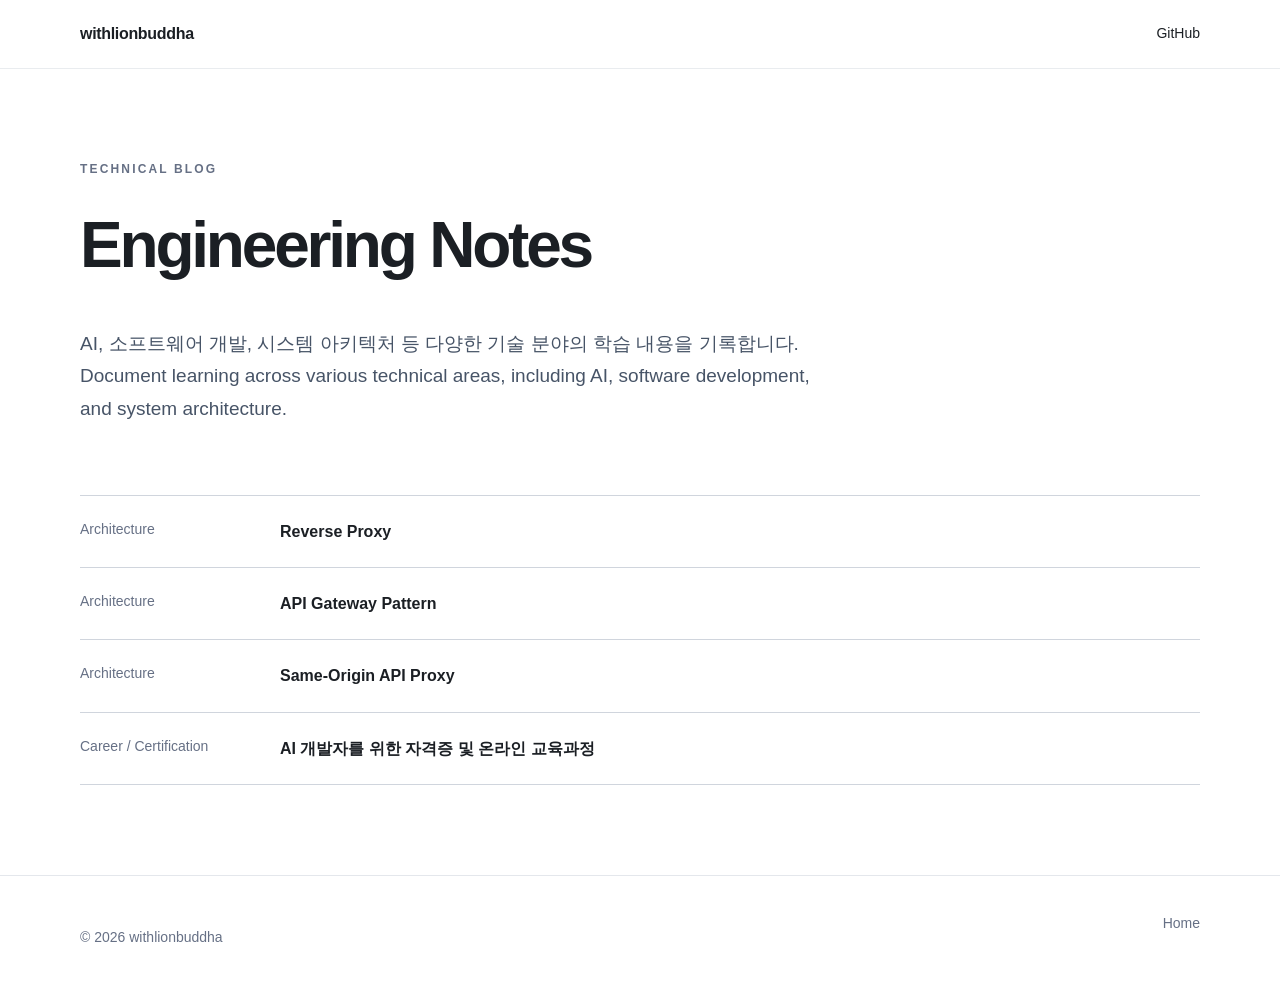
<file: blog/index.html>
<!DOCTYPE html>
<html lang="ko">
<head>
  <meta charset="UTF-8" />
  <meta name="viewport" content="width=device-width, initial-scale=1.0" />
  <title>Technical Blog | withlionbuddha</title>
  <link rel="stylesheet" href="../assets/css/style.css" />
</head>
<body>
  <header class="site-header">
    <div class="container header-inner">
      <a class="logo" href="../index.html">withlionbuddha</a>
      <nav class="nav">
        <a href="https://github.com/withlionbuddha" target="_blank" rel="noopener">GitHub</a>
      </nav>
    </div>
  </header>

  <main>
    <section class="page-hero">
      <div class="container">
        <p class="eyebrow">TECHNICAL BLOG</p>
        <h1>Engineering Notes</h1>
        <p class="hero-copy">AI, 소프트웨어 개발, 시스템 아키텍처 등 다양한 기술 분야의 학습 내용을 기록합니다. <br>
Document learning across various technical areas, including AI, software development, and system architecture.</p>
      </div>
    </section>

    <section class="page-content">
      <div class="container">
        <div class="post-list">
          <a class="post-item" href="reverse-proxy.html">
            <span>Architecture</span>
            <strong>Reverse Proxy</strong>
          </a>
          <a class="post-item" href="api-gateway-pattern.html">
            <span>Architecture</span>
            <strong>API Gateway Pattern</strong>
          </a>
          <a class="post-item" href="same-origin-api-proxy.html">
            <span>Architecture</span>
            <strong>Same-Origin API Proxy</strong>
          </a>
          <a class="post-item" href="ai-certifications.html">
            <span>Career / Certification</span>
            <strong>AI 개발자를 위한 자격증 및 온라인 교육과정</strong>
          </a>
        </div>
      </div>
    </section>
  </main>

  <footer class="footer">
    <div class="container footer-inner">
      <p>© 2026 withlionbuddha</p>
      <div><a href="../index.html">Home</a></div>
    </div>
  </footer>
</body>
</html>
</file>
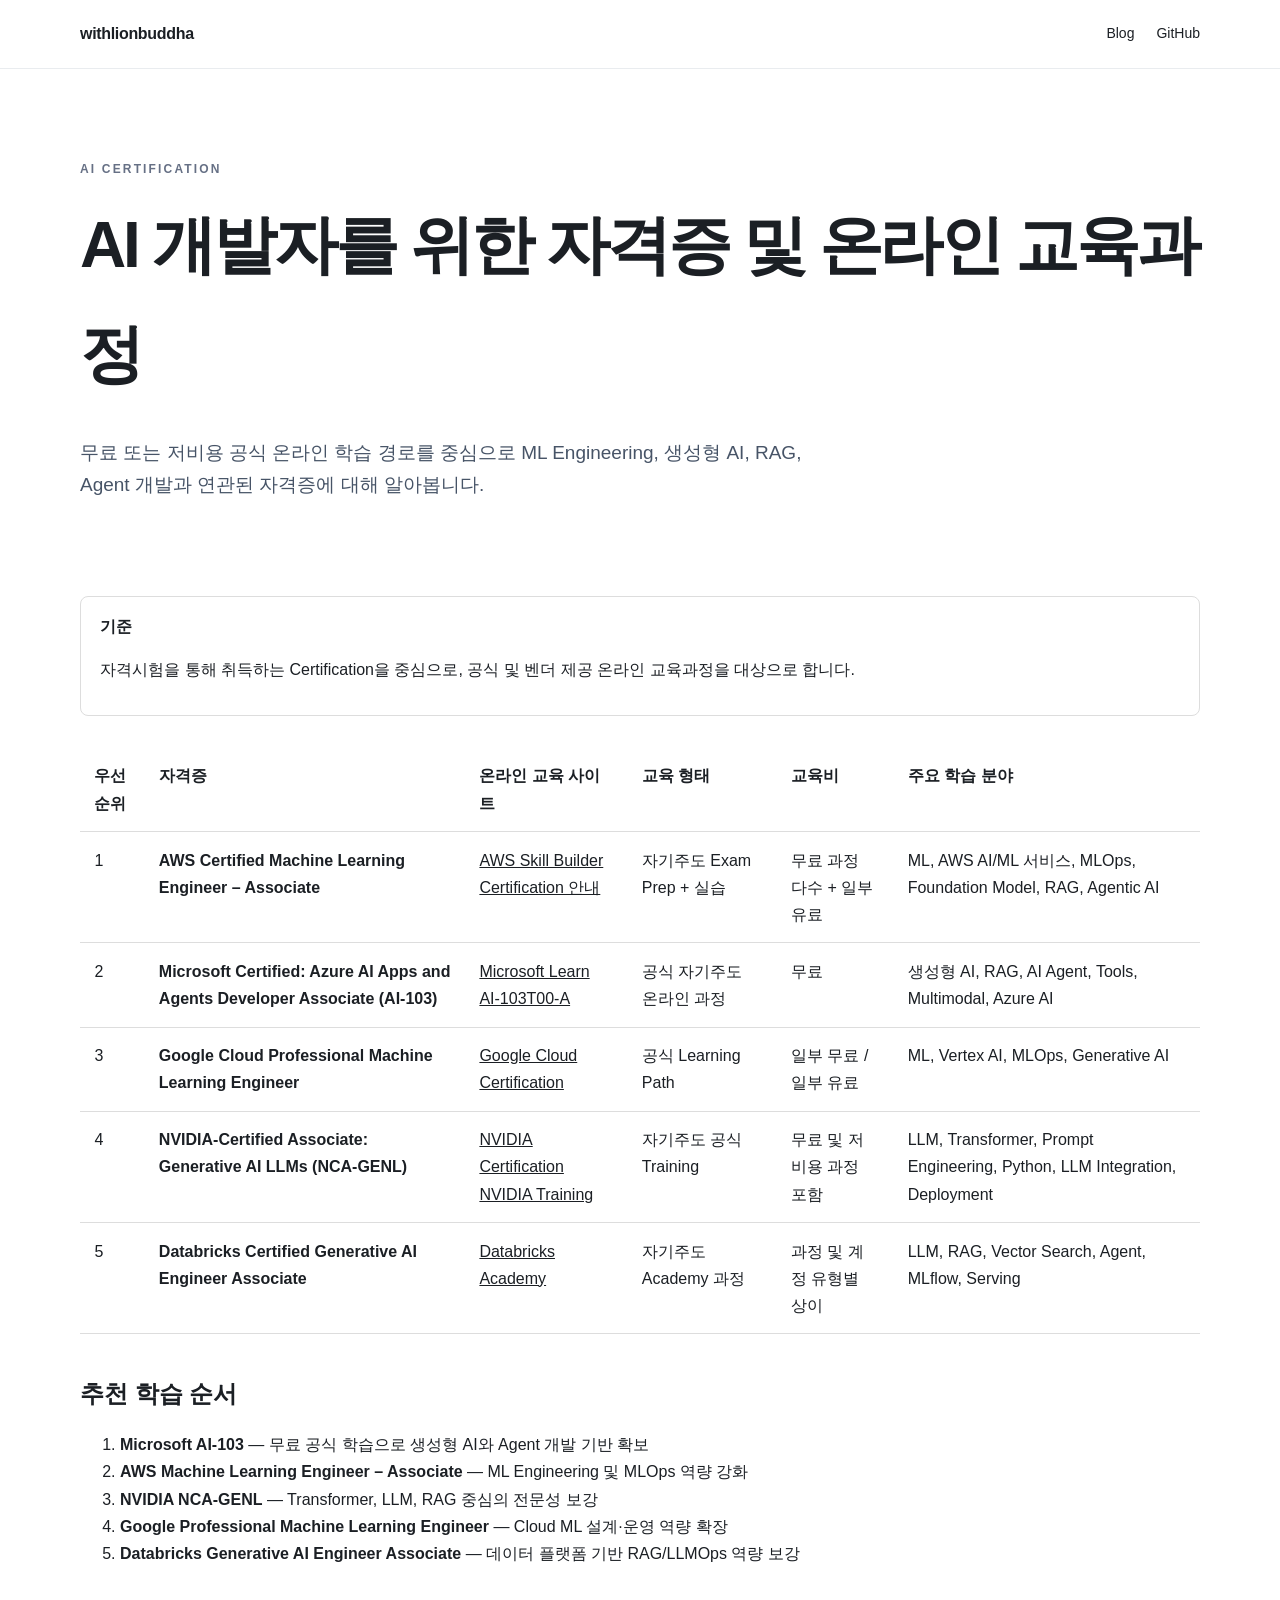
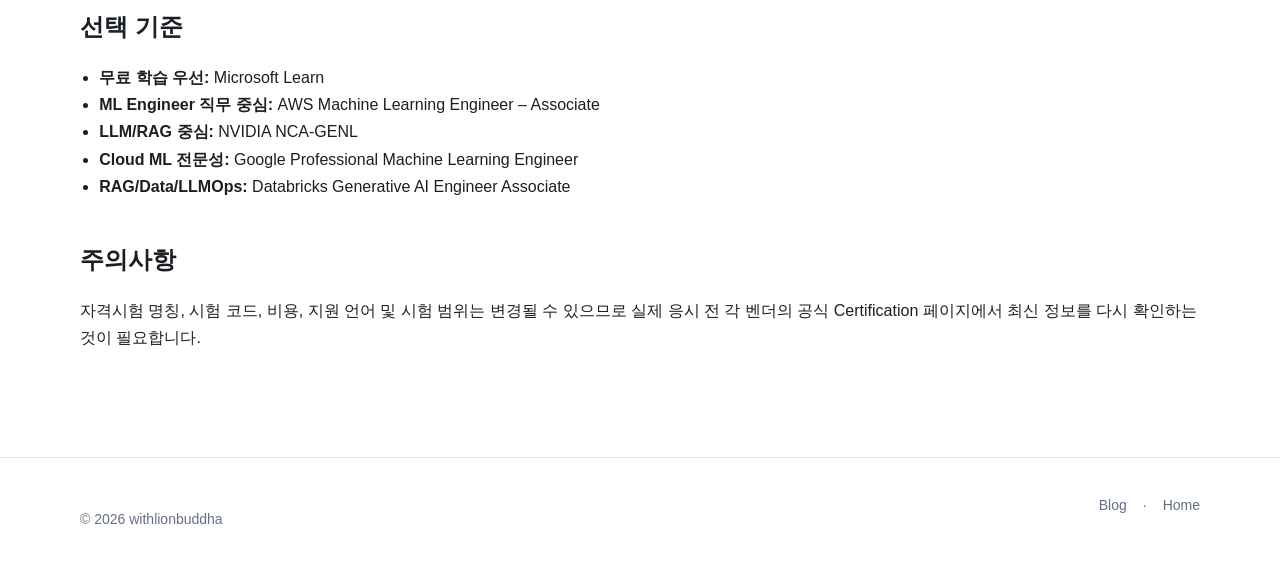
<file: blog/ai-dev-certifications.html>
<!DOCTYPE html>
<html lang="ko">
<head>
  <meta charset="UTF-8" />
  <meta name="viewport" content="width=device-width, initial-scale=1.0" />
  <title>AI Certification Guide | withlionbuddha</title>
  <link rel="stylesheet" href="../assets/css/style.css" />
  <style>
    .cert-table-wrap { overflow-x: auto; margin: 2rem 0; }
    .cert-table { width: 100%; border-collapse: collapse; min-width: 960px; }
    .cert-table th, .cert-table td { border-bottom: 1px solid #ddd; padding: 0.9rem; text-align: left; vertical-align: top; }
    .cert-table th { font-weight: 700; }
    .cert-table a { text-decoration: underline; }
    .note-box { padding: 1rem 1.2rem; border: 1px solid #ddd; border-radius: 8px; margin: 1.5rem 0; }
    .cert-section { margin-top: 2.5rem; }
    .cert-section h2 { margin-bottom: 0.75rem; }
    .cert-section ul { padding-left: 1.2rem; }
  </style>
</head>
<body>
  <header class="site-header">
    <div class="container header-inner">
      <a class="logo" href="../index.html">withlionbuddha</a>
      <nav class="nav">
        <a href="index.html">Blog</a>
        <a href="https://github.com/withlionbuddha" target="_blank" rel="noopener">GitHub</a>
      </nav>
    </div>
  </header>

  <main>
    <section class="page-hero">
      <div class="container">
        <p class="eyebrow">AI CERTIFICATION</p>
        <h1>AI 개발자를 위한 자격증 및 온라인 교육과정</h1>
        <p class="hero-copy">무료 또는 저비용 공식 온라인 학습 경로를 중심으로 ML Engineering, 생성형 AI, RAG, Agent 개발과 연관된 자격증에 대해 알아봅니다.</p>
      </div>
    </section>

    <section class="page-content">
      <div class="container">
        <div class="note-box">
          <strong>기준</strong>
          <p>자격시험을 통해 취득하는 Certification을 중심으로, 공식 및 벤더 제공 온라인 교육과정을 대상으로 합니다.</p>
        </div>

        <div class="cert-table-wrap">
          <table class="cert-table">
            <thead>
              <tr>
                <th>우선순위</th>
                <th>자격증</th>
                <th>온라인 교육 사이트</th>
                <th>교육 형태</th>
                <th>교육비</th>
                <th>주요 학습 분야</th>
              </tr>
            </thead>
            <tbody>
              <tr>
                <td>1</td>
                <td><strong>AWS Certified Machine Learning Engineer – Associate</strong></td>
                <td><a href="https://skillbuilder.aws/" target="_blank" rel="noopener">AWS Skill Builder</a><br><a href="https://aws.amazon.com/certification/certified-machine-learning-engineer-associate/" target="_blank" rel="noopener">Certification 안내</a></td>
                <td>자기주도 Exam Prep + 실습</td>
                <td>무료 과정 다수 + 일부 유료</td>
                <td>ML, AWS AI/ML 서비스, MLOps, Foundation Model, RAG, Agentic AI</td>
              </tr>
              <tr>
                <td>2</td>
                <td><strong>Microsoft Certified: Azure AI Apps and Agents Developer Associate (AI-103)</strong></td>
                <td><a href="https://learn.microsoft.com/ko-kr/training/courses/ai-103t00" target="_blank" rel="noopener">Microsoft Learn AI-103T00-A</a></td>
                <td>공식 자기주도 온라인 과정</td>
                <td>무료</td>
                <td>생성형 AI, RAG, AI Agent, Tools, Multimodal, Azure AI</td>
              </tr>
              <tr>
                <td>3</td>
                <td><strong>Google Cloud Professional Machine Learning Engineer</strong></td>
                <td><a href="https://cloud.google.com/learn/certification/machine-learning-engineer" target="_blank" rel="noopener">Google Cloud Certification</a></td>
                <td>공식 Learning Path</td>
                <td>일부 무료 / 일부 유료</td>
                <td>ML, Vertex AI, MLOps, Generative AI</td>
              </tr>
              <tr>
                <td>4</td>
                <td><strong>NVIDIA-Certified Associate: Generative AI LLMs (NCA-GENL)</strong></td>
                <td><a href="https://www.nvidia.com/en-us/learn/certification/generative-ai-llm-associate/" target="_blank" rel="noopener">NVIDIA Certification</a><br><a href="https://www.nvidia.com/en-us/training/" target="_blank" rel="noopener">NVIDIA Training</a></td>
                <td>자기주도 공식 Training</td>
                <td>무료 및 저비용 과정 포함</td>
                <td>LLM, Transformer, Prompt Engineering, Python, LLM Integration, Deployment</td>
              </tr>
              <tr>
                <td>5</td>
                <td><strong>Databricks Certified Generative AI Engineer Associate</strong></td>
                <td><a href="https://customer-academy.databricks.com/" target="_blank" rel="noopener">Databricks Academy</a></td>
                <td>자기주도 Academy 과정</td>
                <td>과정 및 계정 유형별 상이</td>
                <td>LLM, RAG, Vector Search, Agent, MLflow, Serving</td>
              </tr>
            </tbody>
          </table>
        </div>

        <section class="cert-section">
          <h2>추천 학습 순서</h2>
          <ol>
            <li><strong>Microsoft AI-103</strong> — 무료 공식 학습으로 생성형 AI와 Agent 개발 기반 확보</li>
            <li><strong>AWS Machine Learning Engineer – Associate</strong> — ML Engineering 및 MLOps 역량 강화</li>
            <li><strong>NVIDIA NCA-GENL</strong> — Transformer, LLM, RAG 중심의 전문성 보강</li>
            <li><strong>Google Professional Machine Learning Engineer</strong> — Cloud ML 설계·운영 역량 확장</li>
            <li><strong>Databricks Generative AI Engineer Associate</strong> — 데이터 플랫폼 기반 RAG/LLMOps 역량 보강</li>
          </ol>
        </section>

        <section class="cert-section">
          <h2>선택 기준</h2>
          <ul>
            <li><strong>무료 학습 우선:</strong> Microsoft Learn</li>
            <li><strong>ML Engineer 직무 중심:</strong> AWS Machine Learning Engineer – Associate</li>
            <li><strong>LLM/RAG 중심:</strong> NVIDIA NCA-GENL</li>
            <li><strong>Cloud ML 전문성:</strong> Google Professional Machine Learning Engineer</li>
            <li><strong>RAG/Data/LLMOps:</strong> Databricks Generative AI Engineer Associate</li>
          </ul>
        </section>

        <section class="cert-section">
          <h2>주의사항</h2>
          <p>자격시험 명칭, 시험 코드, 비용, 지원 언어 및 시험 범위는 변경될 수 있으므로 실제 응시 전 각 벤더의 공식 Certification 페이지에서 최신 정보를 다시 확인하는 것이 필요합니다.</p>
        </section>
      </div>
    </section>
  </main>

  <footer class="footer">
    <div class="container footer-inner">
      <p>© 2026 withlionbuddha</p>
      <div><a href="index.html">Blog</a> · <a href="../index.html">Home</a></div>
    </div>
  </footer>
</body>
</html>
</file>
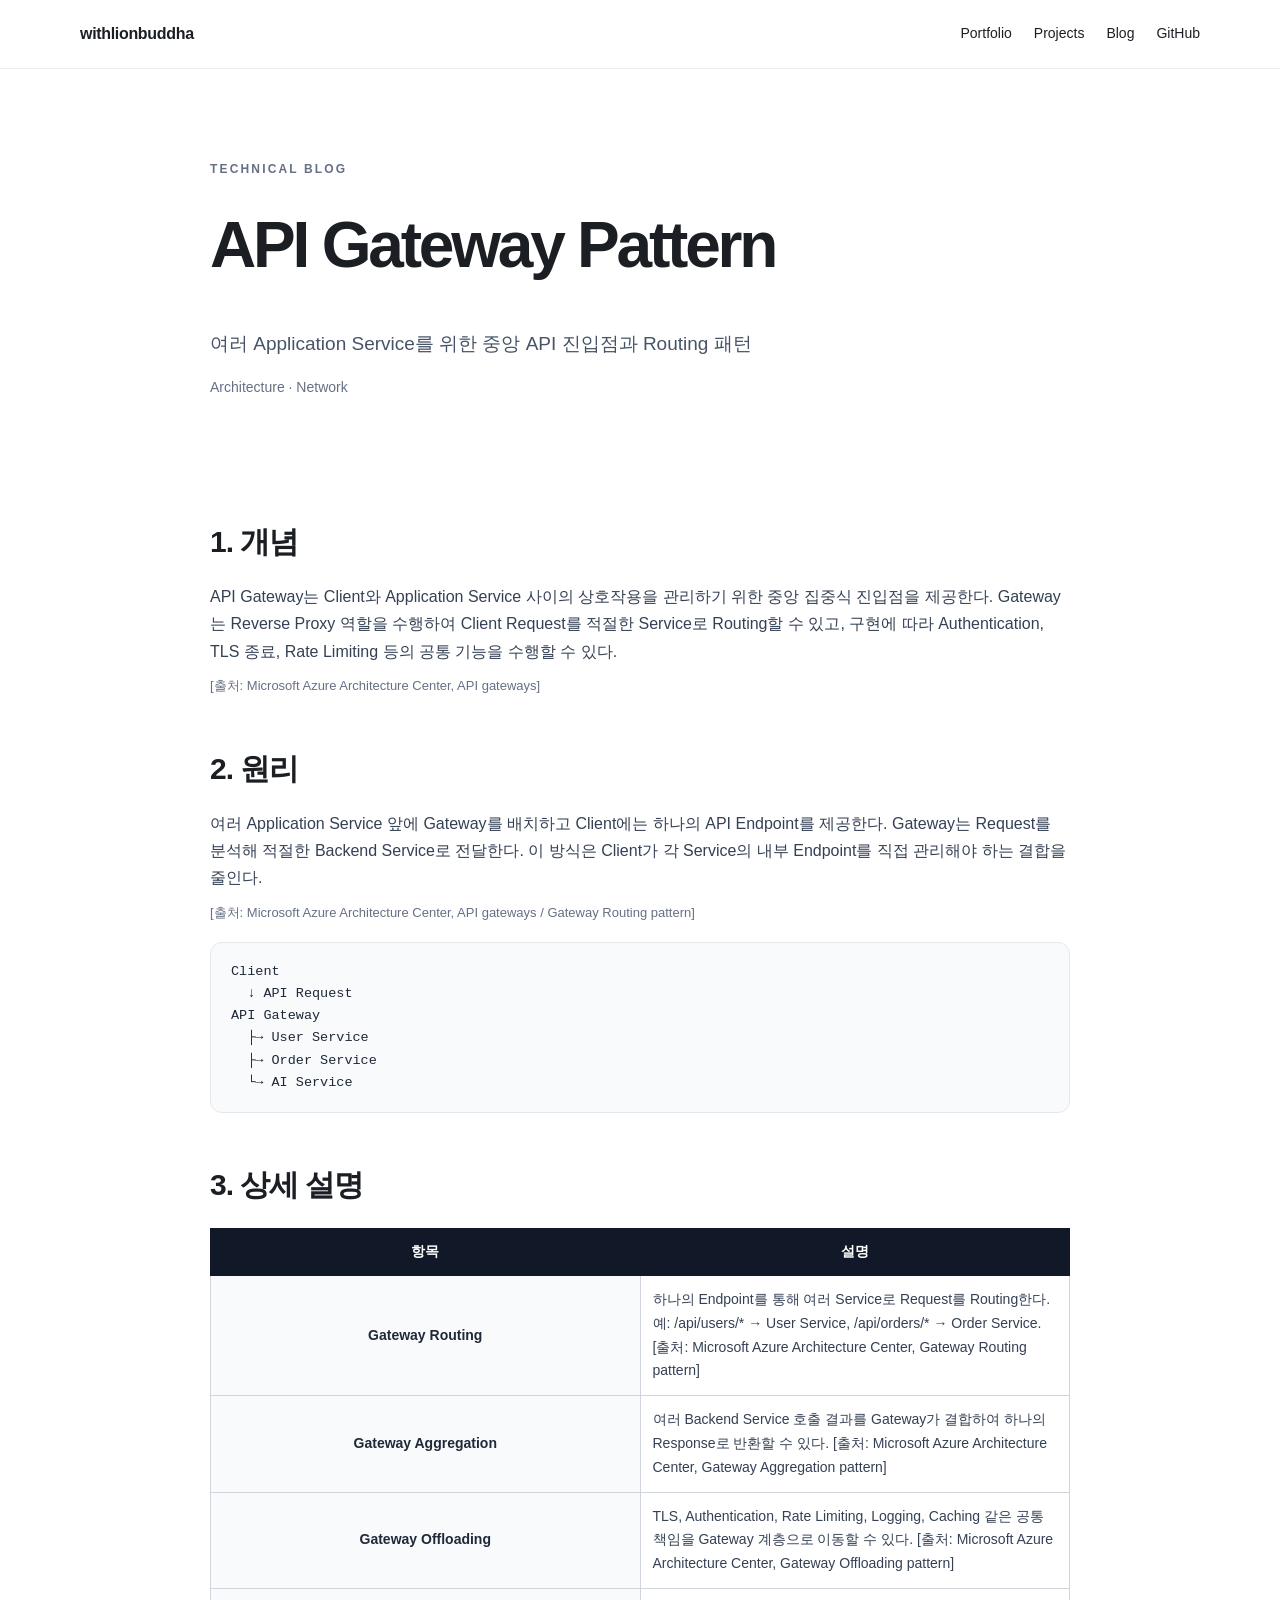
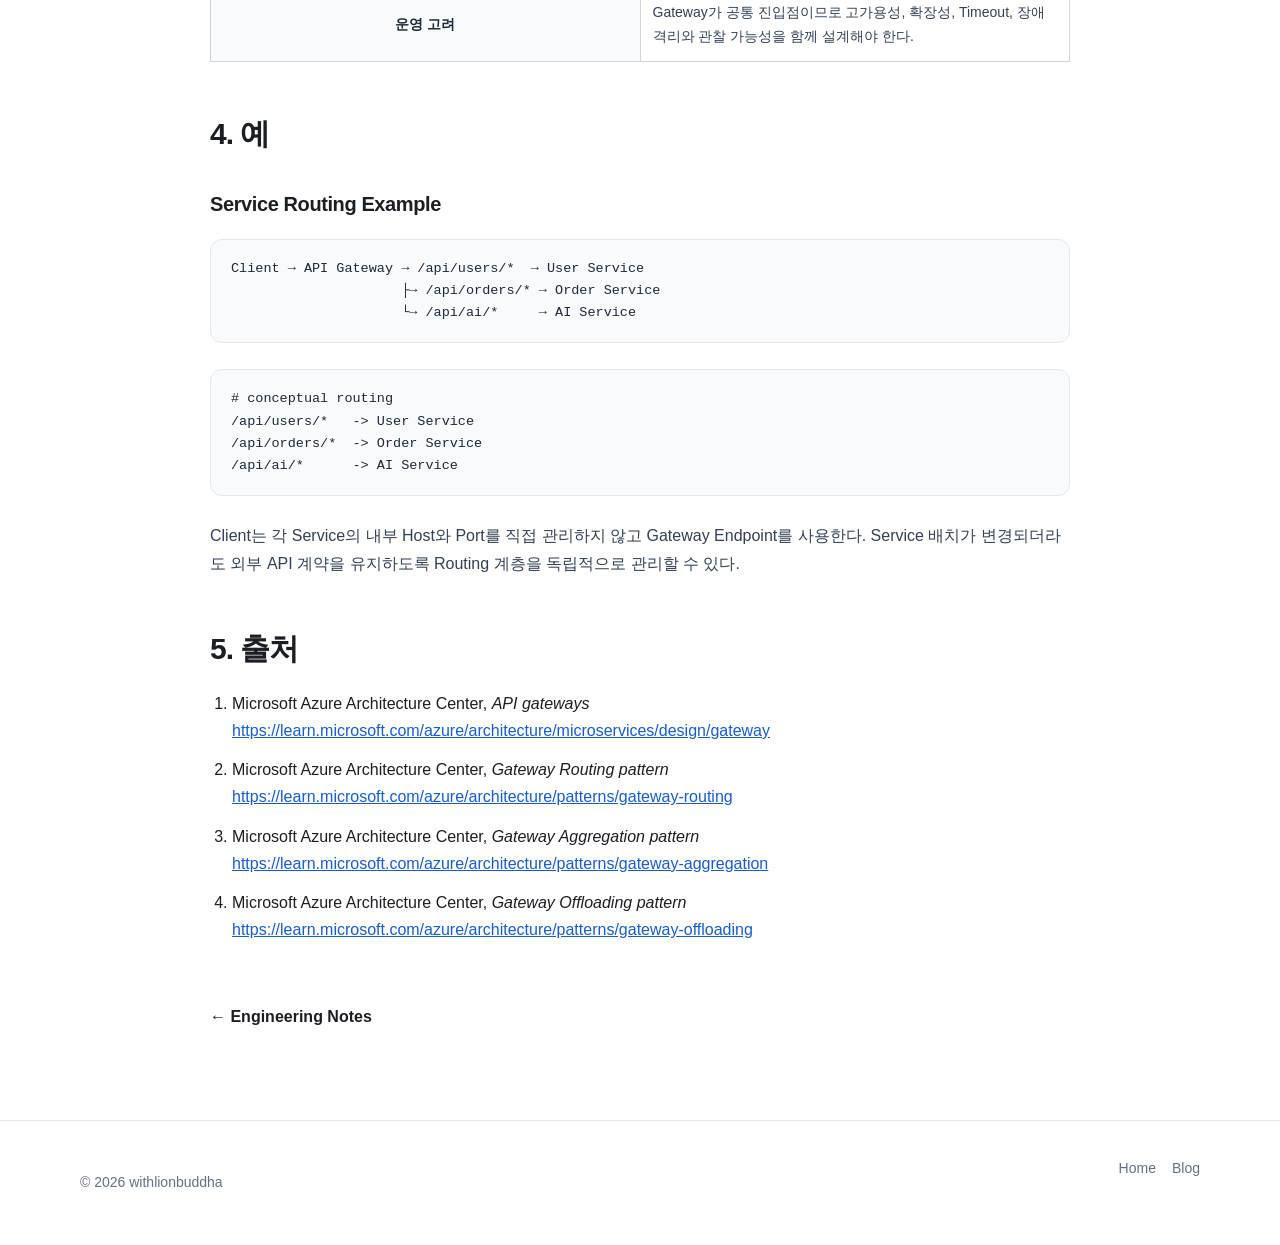
<file: blog/api-gateway-pattern.html>
<!DOCTYPE html>
<html lang="ko">
<head>
  <meta charset="UTF-8" />
  <meta name="viewport" content="width=device-width, initial-scale=1.0" />
  <title>API Gateway Pattern | Technical Blog | withlionbuddha</title>
  <link rel="stylesheet" href="../assets/css/style.css" />
  <style>
    .article-wrap { max-width: 860px; }
    .article-meta { margin: 16px 0 0; color:#667085; font-size:14px; }
    .article-section { margin-top: 46px; }
    .article-section h2 { margin:0 0 16px; font-size:30px; letter-spacing:-0.035em; }
    .article-section h3 { margin:28px 0 10px; font-size:20px; letter-spacing:-0.02em; }
    .article-section p { margin:0 0 16px; color:#344054; }
    .source-note { margin-top:-6px !important; color:#667085 !important; font-size:13px; }
    .flow, pre {
      margin:18px 0 26px;
      padding:18px 20px;
      overflow:auto;
      border:1px solid #e4e7ec;
      border-radius:12px;
      background:#f8fafc;
      white-space:pre;
      font: 13.5px/1.65 ui-monospace, SFMono-Regular, Consolas, monospace;
      color:#1f2937;
    }
    .article-table {
      width:100%;
      margin:18px 0 30px;
      border-collapse:collapse;
      table-layout:fixed;
      font-size:14px;
    }
    .article-table th {
      padding:11px 12px;
      text-align:center;
      background:#111827;
      color:#fff;
      border:1px solid #111827;
    }
    .article-table td {
      padding:12px;
      vertical-align:middle;
      border:1px solid #d0d5dd;
      color:#344054;
    }
    .article-table td:first-child {
      width:24%;
      text-align:center;
      font-weight:800;
      color:#1f2937;
      background:#f8fafc;
    }
    .references { padding-left:22px; }
    .references li { margin:12px 0; }
    .references a { color:#175cd3; text-decoration:underline; overflow-wrap:anywhere; }
    .back-link { display:inline-block; margin-top:44px; font-weight:800; }
    @media (max-width:820px) {
      .article-section h2 { font-size:26px; }
      .article-table { font-size:13px; }
      .article-table th,.article-table td { padding:9px 8px; }
      .article-table td:first-child { width:30%; }
    }
  </style>
</head>
<body>
  <header class="site-header">
    <div class="container header-inner">
      <a class="logo" href="../index.html">withlionbuddha</a>
      <nav class="nav">
        <a href="../index.html">Portfolio</a>
        <a href="../index.html#projects">Projects</a>
        <a href="../blog/index.html">Blog</a>
        <a href="https://github.com/withlionbuddha" target="_blank" rel="noopener">GitHub</a>
      </nav>
    </div>
  </header>
  <main>
    <section class="page-hero">
      <div class="container article-wrap">
        <p class="eyebrow">TECHNICAL BLOG</p>
        <h1>API Gateway Pattern</h1>
        <p class="hero-copy">여러 Application Service를 위한 중앙 API 진입점과 Routing 패턴</p>
        <p class="article-meta">Architecture · Network</p>
      </div>
    </section>
    <section class="page-content">
      <article class="container article-wrap">

<section class="article-section">
  <h2>1. 개념</h2>
  <p>API Gateway는 Client와 Application Service 사이의 상호작용을 관리하기 위한 중앙 집중식 진입점을 제공한다. Gateway는 Reverse Proxy 역할을 수행하여 Client Request를 적절한 Service로 Routing할 수 있고, 구현에 따라 Authentication, TLS 종료, Rate Limiting 등의 공통 기능을 수행할 수 있다.</p>
  <p class="source-note">[출처: Microsoft Azure Architecture Center, API gateways]</p>
</section>

<section class="article-section">
  <h2>2. 원리</h2>
  <p>여러 Application Service 앞에 Gateway를 배치하고 Client에는 하나의 API Endpoint를 제공한다. Gateway는 Request를 분석해 적절한 Backend Service로 전달한다. 이 방식은 Client가 각 Service의 내부 Endpoint를 직접 관리해야 하는 결합을 줄인다.</p>
  <p class="source-note">[출처: Microsoft Azure Architecture Center, API gateways / Gateway Routing pattern]</p>
  <div class="flow">Client
  ↓ API Request
API Gateway
  ├→ User Service
  ├→ Order Service
  └→ AI Service</div>
</section>

<section class="article-section">
  <h2>3. 상세 설명</h2>
  <table class="article-table">
    <thead><tr><th>항목</th><th>설명</th></tr></thead>
    <tbody>
      <tr><td>Gateway Routing</td><td>하나의 Endpoint를 통해 여러 Service로 Request를 Routing한다. 예: /api/users/* → User Service, /api/orders/* → Order Service. [출처: Microsoft Azure Architecture Center, Gateway Routing pattern]</td></tr>
      <tr><td>Gateway Aggregation</td><td>여러 Backend Service 호출 결과를 Gateway가 결합하여 하나의 Response로 반환할 수 있다. [출처: Microsoft Azure Architecture Center, Gateway Aggregation pattern]</td></tr>
      <tr><td>Gateway Offloading</td><td>TLS, Authentication, Rate Limiting, Logging, Caching 같은 공통 책임을 Gateway 계층으로 이동할 수 있다. [출처: Microsoft Azure Architecture Center, Gateway Offloading pattern]</td></tr>
      <tr><td>운영 고려</td><td>Gateway가 공통 진입점이므로 고가용성, 확장성, Timeout, 장애 격리와 관찰 가능성을 함께 설계해야 한다.</td></tr>
    </tbody>
  </table>
</section>

<section class="article-section">
  <h2>4. 예</h2>
  <h3>Service Routing Example</h3>
  <div class="flow">Client → API Gateway → /api/users/*  → User Service
                     ├→ /api/orders/* → Order Service
                     └→ /api/ai/*     → AI Service</div>
  <pre><code># conceptual routing
/api/users/*   -> User Service
/api/orders/*  -> Order Service
/api/ai/*      -> AI Service</code></pre>
  <p>Client는 각 Service의 내부 Host와 Port를 직접 관리하지 않고 Gateway Endpoint를 사용한다. Service 배치가 변경되더라도 외부 API 계약을 유지하도록 Routing 계층을 독립적으로 관리할 수 있다.</p>
</section>

<section class="article-section">
  <h2>5. 출처</h2>
  <ol class="references">
    <li>Microsoft Azure Architecture Center, <em>API gateways</em><br><a href="https://learn.microsoft.com/azure/architecture/microservices/design/gateway" target="_blank" rel="noopener">https://learn.microsoft.com/azure/architecture/microservices/design/gateway</a></li>
    <li>Microsoft Azure Architecture Center, <em>Gateway Routing pattern</em><br><a href="https://learn.microsoft.com/azure/architecture/patterns/gateway-routing" target="_blank" rel="noopener">https://learn.microsoft.com/azure/architecture/patterns/gateway-routing</a></li>
    <li>Microsoft Azure Architecture Center, <em>Gateway Aggregation pattern</em><br><a href="https://learn.microsoft.com/azure/architecture/patterns/gateway-aggregation" target="_blank" rel="noopener">https://learn.microsoft.com/azure/architecture/patterns/gateway-aggregation</a></li>
    <li>Microsoft Azure Architecture Center, <em>Gateway Offloading pattern</em><br><a href="https://learn.microsoft.com/azure/architecture/patterns/gateway-offloading" target="_blank" rel="noopener">https://learn.microsoft.com/azure/architecture/patterns/gateway-offloading</a></li>
  </ol>
</section>

        <a class="back-link" href="../blog/index.html">← Engineering Notes</a>
      </article>
    </section>
  </main>
  <footer class="footer">
    <div class="container footer-inner">
      <p>© 2026 withlionbuddha</p>
      <div><a href="../index.html">Home</a><a href="../blog/index.html">Blog</a></div>
    </div>
  </footer>
</body>
</html>
</file>
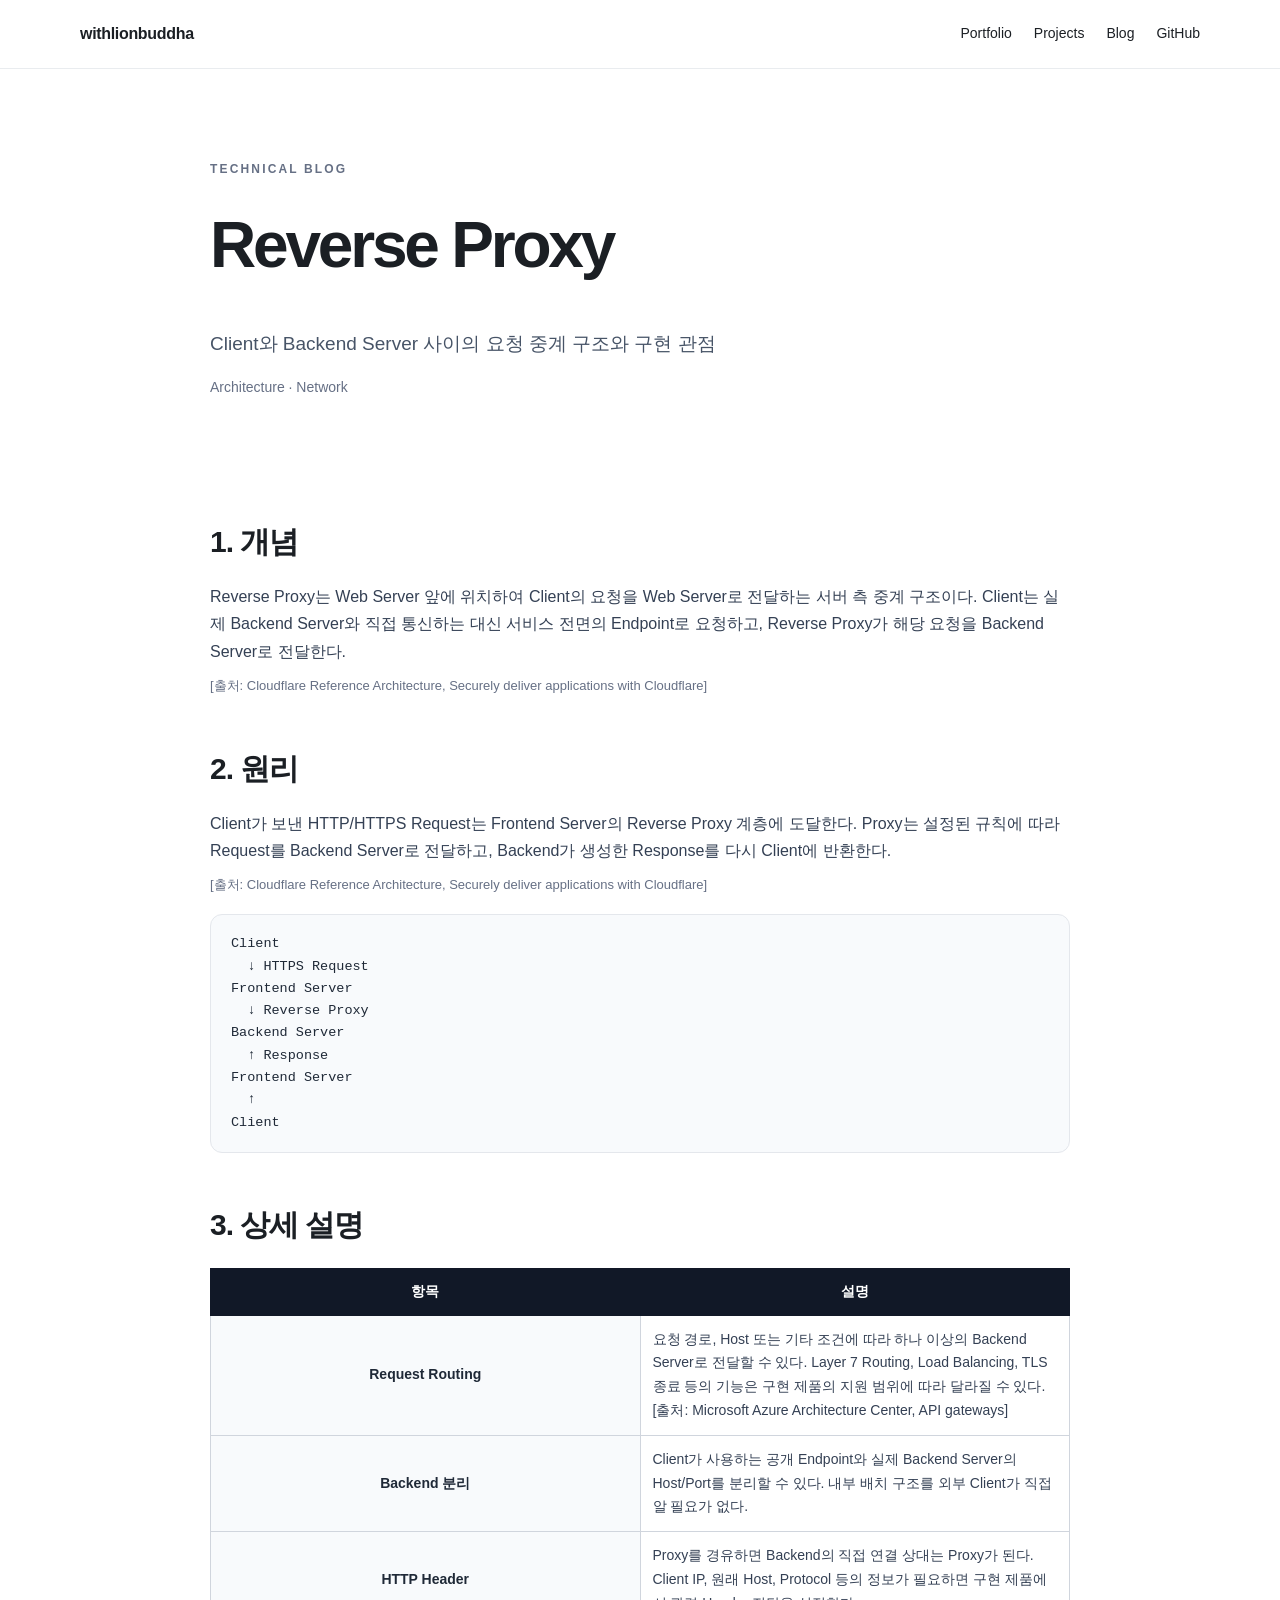
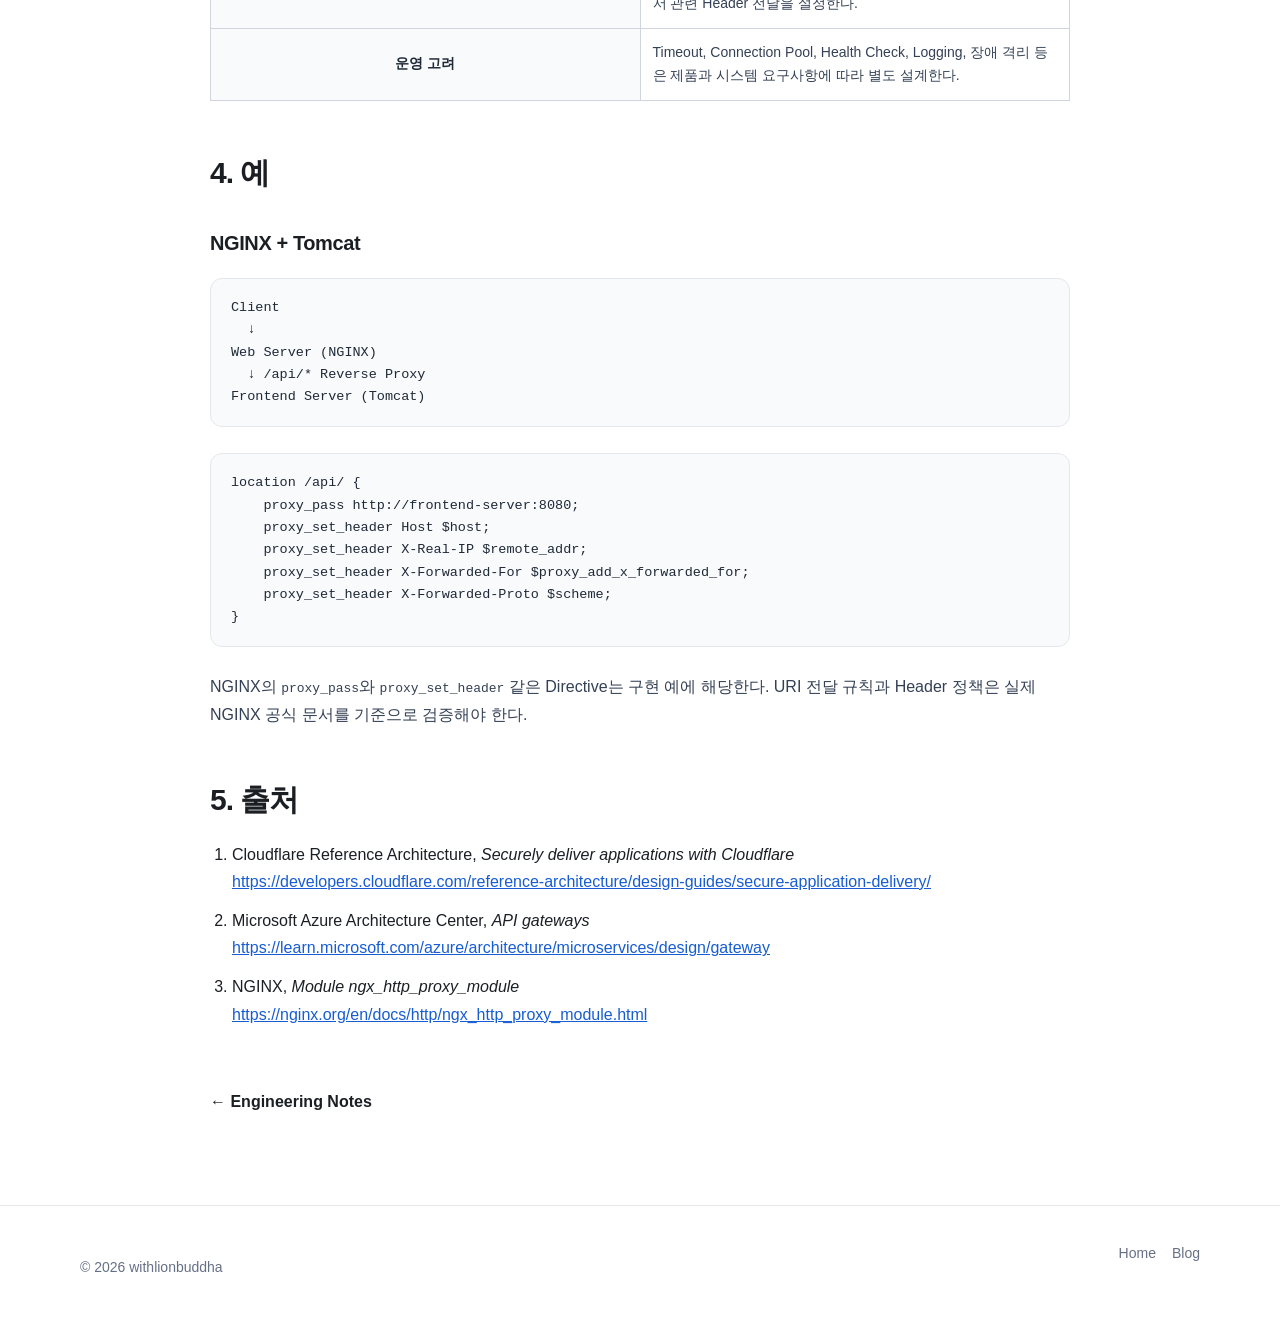
<file: blog/reverse-proxy.html>
<!DOCTYPE html>
<html lang="ko">
<head>
  <meta charset="UTF-8" />
  <meta name="viewport" content="width=device-width, initial-scale=1.0" />
  <title>Reverse Proxy | Technical Blog | withlionbuddha</title>
  <link rel="stylesheet" href="../assets/css/style.css" />
  <style>
    .article-wrap { max-width: 860px; }
    .article-meta { margin: 16px 0 0; color:#667085; font-size:14px; }
    .article-section { margin-top: 46px; }
    .article-section h2 { margin:0 0 16px; font-size:30px; letter-spacing:-0.035em; }
    .article-section h3 { margin:28px 0 10px; font-size:20px; letter-spacing:-0.02em; }
    .article-section p { margin:0 0 16px; color:#344054; }
    .source-note { margin-top:-6px !important; color:#667085 !important; font-size:13px; }
    .flow, pre {
      margin:18px 0 26px;
      padding:18px 20px;
      overflow:auto;
      border:1px solid #e4e7ec;
      border-radius:12px;
      background:#f8fafc;
      white-space:pre;
      font: 13.5px/1.65 ui-monospace, SFMono-Regular, Consolas, monospace;
      color:#1f2937;
    }
    .article-table {
      width:100%;
      margin:18px 0 30px;
      border-collapse:collapse;
      table-layout:fixed;
      font-size:14px;
    }
    .article-table th {
      padding:11px 12px;
      text-align:center;
      background:#111827;
      color:#fff;
      border:1px solid #111827;
    }
    .article-table td {
      padding:12px;
      vertical-align:middle;
      border:1px solid #d0d5dd;
      color:#344054;
    }
    .article-table td:first-child {
      width:24%;
      text-align:center;
      font-weight:800;
      color:#1f2937;
      background:#f8fafc;
    }
    .references { padding-left:22px; }
    .references li { margin:12px 0; }
    .references a { color:#175cd3; text-decoration:underline; overflow-wrap:anywhere; }
    .back-link { display:inline-block; margin-top:44px; font-weight:800; }
    @media (max-width:820px) {
      .article-section h2 { font-size:26px; }
      .article-table { font-size:13px; }
      .article-table th,.article-table td { padding:9px 8px; }
      .article-table td:first-child { width:30%; }
    }
  </style>
</head>
<body>
  <header class="site-header">
    <div class="container header-inner">
      <a class="logo" href="../index.html">withlionbuddha</a>
      <nav class="nav">
        <a href="../index.html">Portfolio</a>
        <a href="../index.html#projects">Projects</a>
        <a href="../blog/index.html">Blog</a>
        <a href="https://github.com/withlionbuddha" target="_blank" rel="noopener">GitHub</a>
      </nav>
    </div>
  </header>
  <main>
    <section class="page-hero">
      <div class="container article-wrap">
        <p class="eyebrow">TECHNICAL BLOG</p>
        <h1>Reverse Proxy</h1>
        <p class="hero-copy">Client와 Backend Server 사이의 요청 중계 구조와 구현 관점</p>
        <p class="article-meta">Architecture · Network</p>
      </div>
    </section>
    <section class="page-content">
      <article class="container article-wrap">

<section class="article-section">
  <h2>1. 개념</h2>
  <p>Reverse Proxy는 Web Server 앞에 위치하여 Client의 요청을 Web Server로 전달하는 서버 측 중계 구조이다. Client는 실제 Backend Server와 직접 통신하는 대신 서비스 전면의 Endpoint로 요청하고, Reverse Proxy가 해당 요청을 Backend Server로 전달한다.</p>
  <p class="source-note">[출처: Cloudflare Reference Architecture, Securely deliver applications with Cloudflare]</p>
</section>

<section class="article-section">
  <h2>2. 원리</h2>
  <p>Client가 보낸 HTTP/HTTPS Request는 Frontend Server의 Reverse Proxy 계층에 도달한다. Proxy는 설정된 규칙에 따라 Request를 Backend Server로 전달하고, Backend가 생성한 Response를 다시 Client에 반환한다.</p>
  <p class="source-note">[출처: Cloudflare Reference Architecture, Securely deliver applications with Cloudflare]</p>
  <div class="flow">Client
  ↓ HTTPS Request
Frontend Server
  ↓ Reverse Proxy
Backend Server
  ↑ Response
Frontend Server
  ↑
Client</div>
</section>

<section class="article-section">
  <h2>3. 상세 설명</h2>
  <table class="article-table">
    <thead><tr><th>항목</th><th>설명</th></tr></thead>
    <tbody>
      <tr><td>Request Routing</td><td>요청 경로, Host 또는 기타 조건에 따라 하나 이상의 Backend Server로 전달할 수 있다. Layer 7 Routing, Load Balancing, TLS 종료 등의 기능은 구현 제품의 지원 범위에 따라 달라질 수 있다. [출처: Microsoft Azure Architecture Center, API gateways]</td></tr>
      <tr><td>Backend 분리</td><td>Client가 사용하는 공개 Endpoint와 실제 Backend Server의 Host/Port를 분리할 수 있다. 내부 배치 구조를 외부 Client가 직접 알 필요가 없다.</td></tr>
      <tr><td>HTTP Header</td><td>Proxy를 경유하면 Backend의 직접 연결 상대는 Proxy가 된다. Client IP, 원래 Host, Protocol 등의 정보가 필요하면 구현 제품에서 관련 Header 전달을 설정한다.</td></tr>
      <tr><td>운영 고려</td><td>Timeout, Connection Pool, Health Check, Logging, 장애 격리 등은 제품과 시스템 요구사항에 따라 별도 설계한다.</td></tr>
    </tbody>
  </table>
</section>

<section class="article-section">
  <h2>4. 예</h2>
  <h3>NGINX + Tomcat</h3>
  <div class="flow">Client
  ↓
Web Server (NGINX)
  ↓ /api/* Reverse Proxy
Frontend Server (Tomcat)</div>
  <pre><code>location /api/ {
    proxy_pass http://frontend-server:8080;
    proxy_set_header Host $host;
    proxy_set_header X-Real-IP $remote_addr;
    proxy_set_header X-Forwarded-For $proxy_add_x_forwarded_for;
    proxy_set_header X-Forwarded-Proto $scheme;
}</code></pre>
  <p>NGINX의 <code>proxy_pass</code>와 <code>proxy_set_header</code> 같은 Directive는 구현 예에 해당한다. URI 전달 규칙과 Header 정책은 실제 NGINX 공식 문서를 기준으로 검증해야 한다.</p>
</section>

<section class="article-section">
  <h2>5. 출처</h2>
  <ol class="references">
    <li>Cloudflare Reference Architecture, <em>Securely deliver applications with Cloudflare</em><br><a href="https://developers.cloudflare.com/reference-architecture/design-guides/secure-application-delivery/" target="_blank" rel="noopener">https://developers.cloudflare.com/reference-architecture/design-guides/secure-application-delivery/</a></li>
    <li>Microsoft Azure Architecture Center, <em>API gateways</em><br><a href="https://learn.microsoft.com/azure/architecture/microservices/design/gateway" target="_blank" rel="noopener">https://learn.microsoft.com/azure/architecture/microservices/design/gateway</a></li>
    <li>NGINX, <em>Module ngx_http_proxy_module</em><br><a href="https://nginx.org/en/docs/http/ngx_http_proxy_module.html" target="_blank" rel="noopener">https://nginx.org/en/docs/http/ngx_http_proxy_module.html</a></li>
  </ol>
</section>

        <a class="back-link" href="../blog/index.html">← Engineering Notes</a>
      </article>
    </section>
  </main>
  <footer class="footer">
    <div class="container footer-inner">
      <p>© 2026 withlionbuddha</p>
      <div><a href="../index.html">Home</a><a href="../blog/index.html">Blog</a></div>
    </div>
  </footer>
</body>
</html>
</file>
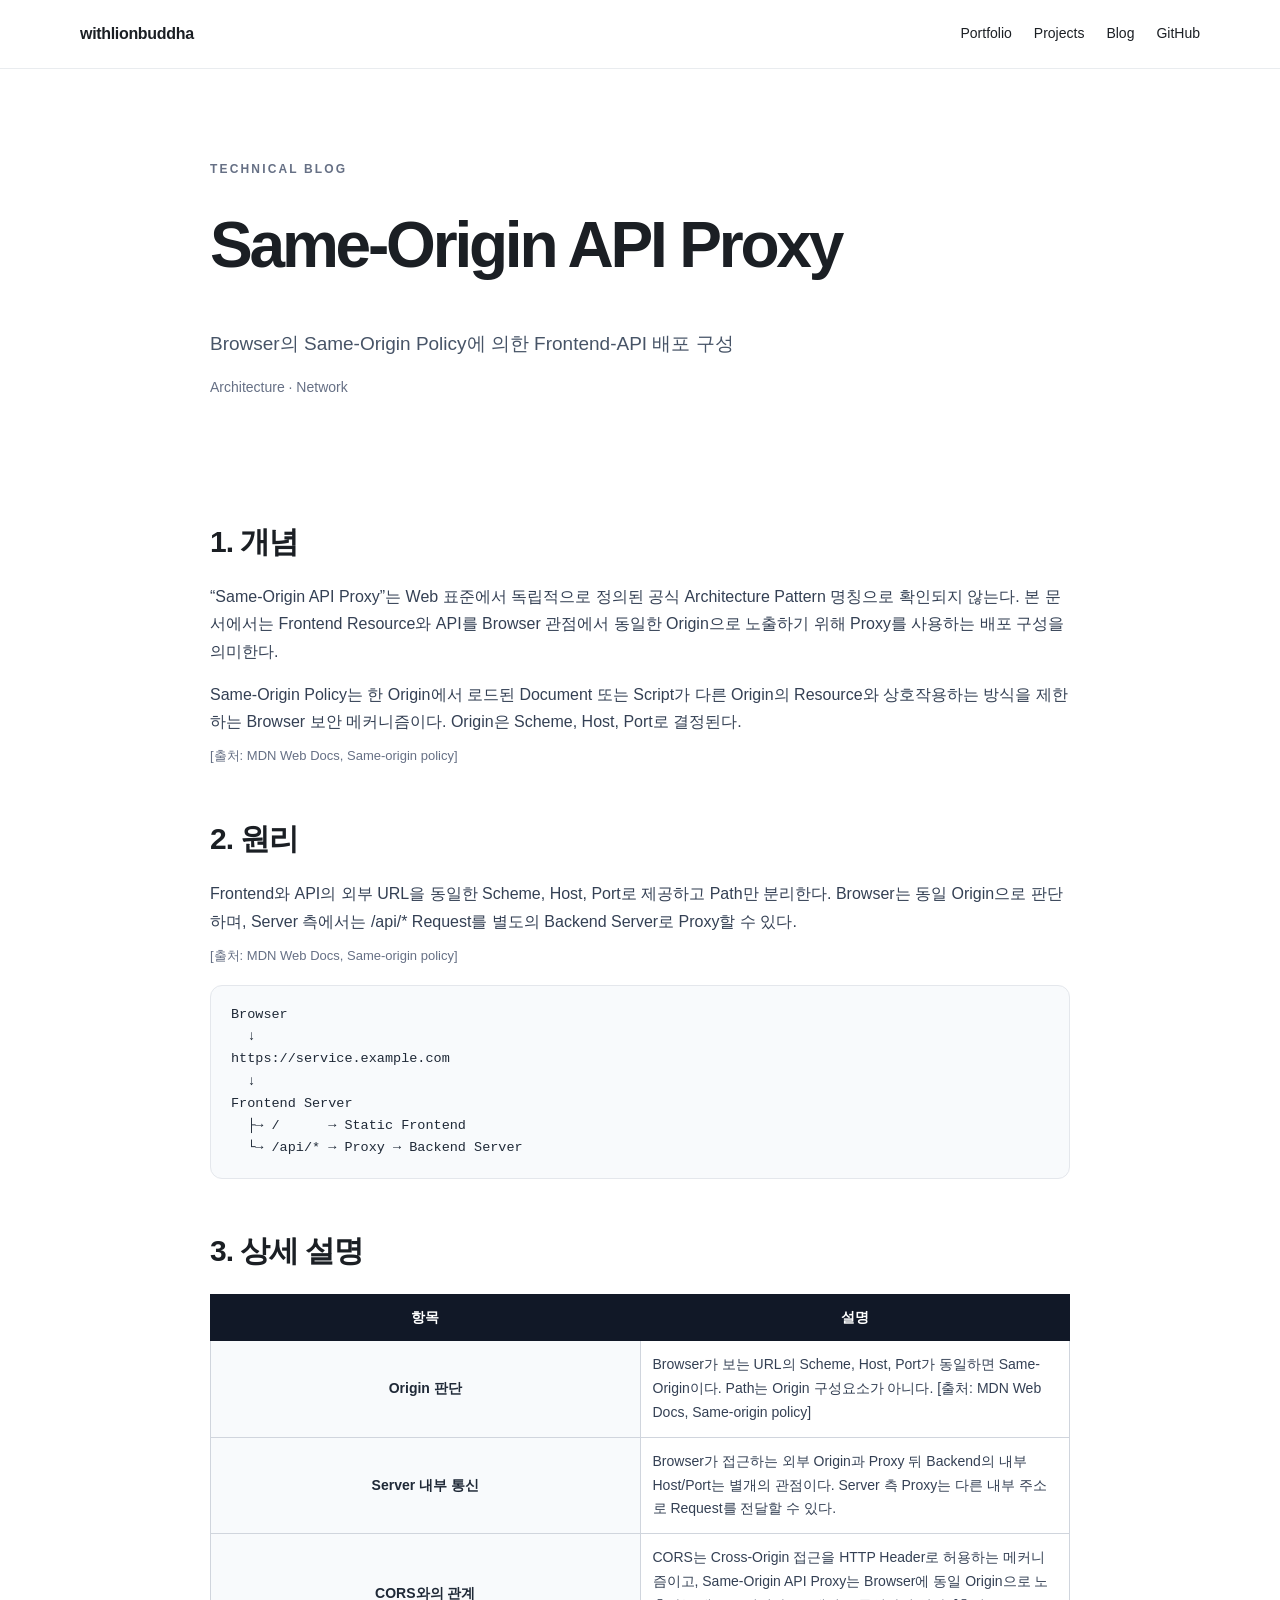
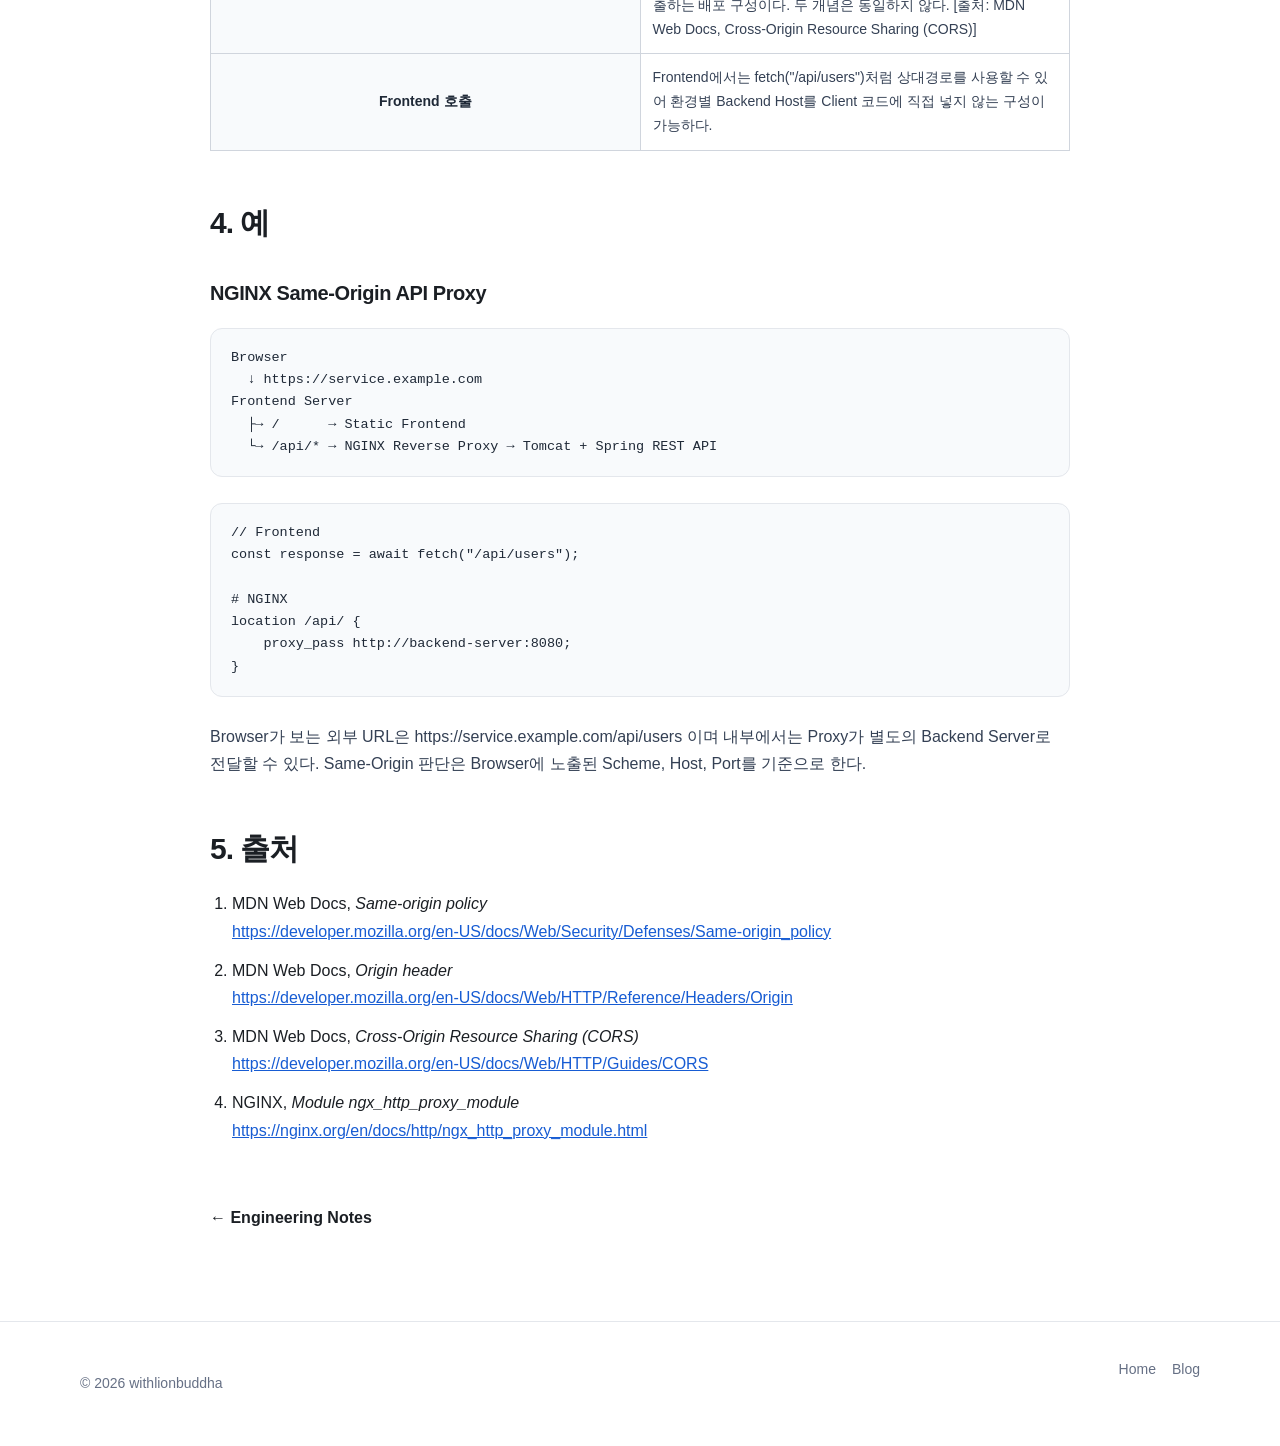
<file: blog/same-origin-api-proxy.html>
<!DOCTYPE html>
<html lang="ko">
<head>
  <meta charset="UTF-8" />
  <meta name="viewport" content="width=device-width, initial-scale=1.0" />
  <title>Same-Origin API Proxy | Technical Blog | withlionbuddha</title>
  <link rel="stylesheet" href="../assets/css/style.css" />
  <style>
    .article-wrap { max-width: 860px; }
    .article-meta { margin: 16px 0 0; color:#667085; font-size:14px; }
    .article-section { margin-top: 46px; }
    .article-section h2 { margin:0 0 16px; font-size:30px; letter-spacing:-0.035em; }
    .article-section h3 { margin:28px 0 10px; font-size:20px; letter-spacing:-0.02em; }
    .article-section p { margin:0 0 16px; color:#344054; }
    .source-note { margin-top:-6px !important; color:#667085 !important; font-size:13px; }
    .flow, pre {
      margin:18px 0 26px;
      padding:18px 20px;
      overflow:auto;
      border:1px solid #e4e7ec;
      border-radius:12px;
      background:#f8fafc;
      white-space:pre;
      font: 13.5px/1.65 ui-monospace, SFMono-Regular, Consolas, monospace;
      color:#1f2937;
    }
    .article-table {
      width:100%;
      margin:18px 0 30px;
      border-collapse:collapse;
      table-layout:fixed;
      font-size:14px;
    }
    .article-table th {
      padding:11px 12px;
      text-align:center;
      background:#111827;
      color:#fff;
      border:1px solid #111827;
    }
    .article-table td {
      padding:12px;
      vertical-align:middle;
      border:1px solid #d0d5dd;
      color:#344054;
    }
    .article-table td:first-child {
      width:24%;
      text-align:center;
      font-weight:800;
      color:#1f2937;
      background:#f8fafc;
    }
    .references { padding-left:22px; }
    .references li { margin:12px 0; }
    .references a { color:#175cd3; text-decoration:underline; overflow-wrap:anywhere; }
    .back-link { display:inline-block; margin-top:44px; font-weight:800; }
    @media (max-width:820px) {
      .article-section h2 { font-size:26px; }
      .article-table { font-size:13px; }
      .article-table th,.article-table td { padding:9px 8px; }
      .article-table td:first-child { width:30%; }
    }
  </style>
</head>
<body>
  <header class="site-header">
    <div class="container header-inner">
      <a class="logo" href="../index.html">withlionbuddha</a>
      <nav class="nav">
        <a href="../index.html">Portfolio</a>
        <a href="../index.html#projects">Projects</a>
        <a href="../blog/index.html">Blog</a>
        <a href="https://github.com/withlionbuddha" target="_blank" rel="noopener">GitHub</a>
      </nav>
    </div>
  </header>
  <main>
    <section class="page-hero">
      <div class="container article-wrap">
        <p class="eyebrow">TECHNICAL BLOG</p>
        <h1>Same-Origin API Proxy</h1>
        <p class="hero-copy">Browser의 Same-Origin Policy에 의한 Frontend-API 배포 구성</p>
        <p class="article-meta">Architecture · Network</p>
      </div>
    </section>
    <section class="page-content">
      <article class="container article-wrap">

<section class="article-section">
  <h2>1. 개념</h2>
  <p>“Same-Origin API Proxy”는 Web 표준에서 독립적으로 정의된 공식 Architecture Pattern 명칭으로 확인되지 않는다. 본 문서에서는 Frontend Resource와 API를 Browser 관점에서 동일한 Origin으로 노출하기 위해 Proxy를 사용하는 배포 구성을 의미한다.</p>
  <p>Same-Origin Policy는 한 Origin에서 로드된 Document 또는 Script가 다른 Origin의 Resource와 상호작용하는 방식을 제한하는 Browser 보안 메커니즘이다. Origin은 Scheme, Host, Port로 결정된다.</p>
  <p class="source-note">[출처: MDN Web Docs, Same-origin policy]</p>
</section>

<section class="article-section">
  <h2>2. 원리</h2>
  <p>Frontend와 API의 외부 URL을 동일한 Scheme, Host, Port로 제공하고 Path만 분리한다. Browser는 동일 Origin으로 판단하며, Server 측에서는 /api/* Request를 별도의 Backend Server로 Proxy할 수 있다.</p>
  <p class="source-note">[출처: MDN Web Docs, Same-origin policy]</p>
  <div class="flow">Browser
  ↓
https://service.example.com
  ↓
Frontend Server
  ├→ /      → Static Frontend
  └→ /api/* → Proxy → Backend Server</div>
</section>

<section class="article-section">
  <h2>3. 상세 설명</h2>
  <table class="article-table">
    <thead><tr><th>항목</th><th>설명</th></tr></thead>
    <tbody>
      <tr><td>Origin 판단</td><td>Browser가 보는 URL의 Scheme, Host, Port가 동일하면 Same-Origin이다. Path는 Origin 구성요소가 아니다. [출처: MDN Web Docs, Same-origin policy]</td></tr>
      <tr><td>Server 내부 통신</td><td>Browser가 접근하는 외부 Origin과 Proxy 뒤 Backend의 내부 Host/Port는 별개의 관점이다. Server 측 Proxy는 다른 내부 주소로 Request를 전달할 수 있다.</td></tr>
      <tr><td>CORS와의 관계</td><td>CORS는 Cross-Origin 접근을 HTTP Header로 허용하는 메커니즘이고, Same-Origin API Proxy는 Browser에 동일 Origin으로 노출하는 배포 구성이다. 두 개념은 동일하지 않다. [출처: MDN Web Docs, Cross-Origin Resource Sharing (CORS)]</td></tr>
      <tr><td>Frontend 호출</td><td>Frontend에서는 fetch("/api/users")처럼 상대경로를 사용할 수 있어 환경별 Backend Host를 Client 코드에 직접 넣지 않는 구성이 가능하다.</td></tr>
    </tbody>
  </table>
</section>

<section class="article-section">
  <h2>4. 예</h2>
  <h3>NGINX Same-Origin API Proxy</h3>
  <div class="flow">Browser
  ↓ https://service.example.com
Frontend Server
  ├→ /      → Static Frontend
  └→ /api/* → NGINX Reverse Proxy → Tomcat + Spring REST API</div>
  <pre><code>// Frontend
const response = await fetch("/api/users");

# NGINX
location /api/ {
    proxy_pass http://backend-server:8080;
}</code></pre>
  <p>Browser가 보는 외부 URL은 https://service.example.com/api/users 이며 내부에서는 Proxy가 별도의 Backend Server로 전달할 수 있다. Same-Origin 판단은 Browser에 노출된 Scheme, Host, Port를 기준으로 한다.</p>
</section>

<section class="article-section">
  <h2>5. 출처</h2>
  <ol class="references">
    <li>MDN Web Docs, <em>Same-origin policy</em><br><a href="https://developer.mozilla.org/en-US/docs/Web/Security/Defenses/Same-origin_policy" target="_blank" rel="noopener">https://developer.mozilla.org/en-US/docs/Web/Security/Defenses/Same-origin_policy</a></li>
    <li>MDN Web Docs, <em>Origin header</em><br><a href="https://developer.mozilla.org/en-US/docs/Web/HTTP/Reference/Headers/Origin" target="_blank" rel="noopener">https://developer.mozilla.org/en-US/docs/Web/HTTP/Reference/Headers/Origin</a></li>
    <li>MDN Web Docs, <em>Cross-Origin Resource Sharing (CORS)</em><br><a href="https://developer.mozilla.org/en-US/docs/Web/HTTP/Guides/CORS" target="_blank" rel="noopener">https://developer.mozilla.org/en-US/docs/Web/HTTP/Guides/CORS</a></li>
    <li>NGINX, <em>Module ngx_http_proxy_module</em><br><a href="https://nginx.org/en/docs/http/ngx_http_proxy_module.html" target="_blank" rel="noopener">https://nginx.org/en/docs/http/ngx_http_proxy_module.html</a></li>
  </ol>
</section>

        <a class="back-link" href="../blog/index.html">← Engineering Notes</a>
      </article>
    </section>
  </main>
  <footer class="footer">
    <div class="container footer-inner">
      <p>© 2026 withlionbuddha</p>
      <div><a href="../index.html">Home</a><a href="../blog/index.html">Blog</a></div>
    </div>
  </footer>
</body>
</html>
</file>
<file: assets/css/style.css>
* {
  box-sizing: border-box;
}

html {
  scroll-behavior: smooth;
}

body {
  margin: 0;
  font-family: Inter, Pretendard, -apple-system, BlinkMacSystemFont, "Segoe UI", sans-serif;
  color: #1b1f24;
  background: #ffffff;
  line-height: 1.7;
}

a {
  color: inherit;
  text-decoration: none;
}

.container {
  width: min(1120px, calc(100% - 40px));
  margin: 0 auto;
}

.site-header {
  position: sticky;
  top: 0;
  z-index: 10;
  background: rgba(255,255,255,.94);
  border-bottom: 1px solid #e9ecef;
  backdrop-filter: blur(10px);
}

.header-inner {
  min-height: 68px;
  display: flex;
  align-items: center;
  justify-content: space-between;
  gap: 24px;
}

.logo {
  font-weight: 800;
  letter-spacing: -0.02em;
}

.nav {
  display: flex;
  gap: 22px;
  font-size: 14px;
}

.nav a:hover,
.card-links a:hover,
.footer a:hover {
  text-decoration: underline;
}

.hero {
  padding: 120px 0 48px;
  border-bottom: 1px solid #eceff1;
}

.eyebrow {
  margin: 0 0 12px;
  font-size: 12px;
  font-weight: 800;
  letter-spacing: .18em;
  text-transform: uppercase;
  color: #667085;
}

.hero h1 {
  max-width: 900px;
  margin: 0;
  font-size: clamp(42px, 7vw, 78px);
  line-height: 1.05;
  letter-spacing: -0.055em;
}

.hero-copy {
  max-width: 760px;
  margin: 28px 0 0;
  font-size: 19px;
  color: #475467;
}

.hero-actions {
  display: flex;
  gap: 12px;
  margin-top: 32px;
}

.button {
  display: inline-flex;
  align-items: center;
  justify-content: center;
  min-height: 46px;
  padding: 0 18px;
  border-radius: 8px;
  font-weight: 700;
}

.primary {
  background: #111827;
  color: #ffffff;
}

.secondary {
  border: 1px solid #d0d5dd;
}

.section {
  padding: 88px 0;
}

.homepage-sections {
  margin-top: 0;
}

.homepage-sections .section,
.homepage-sections .section-ratio-3 {
  padding: 64px 0;
}

#certifications,
#about {
  transform: none;
  margin: 0;
}

#certifications {
  padding-top: 48px;
  padding-bottom: 56px;
}

#about {
  padding-top: 48px;
  padding-bottom: 56px;
}

.alt {
  background: #f8fafc;
}

.section-heading {
  margin-bottom: 36px;
}

.homepage-sections .section-heading {
  margin-bottom: 24px;
}

.section-heading h2 {
  margin: 0;
  font-size: clamp(30px, 4vw, 46px);
  line-height: 1.2;
  letter-spacing: -0.04em;
}

.about-grid,
.skill-grid {
  display: grid;
  grid-template-columns: repeat(2, 1fr);
  gap: 24px;
}

.about-grid p {
  margin: 0;
  font-size: 18px;
  color: #475467;
}

.card-grid {
  display: grid;
  grid-template-columns: repeat(3, 1fr);
  gap: 20px;
}

.card {
  display: flex;
  flex-direction: column;
  min-height: 380px;
  padding: 28px;
  background: #ffffff;
  border: 1px solid #e4e7ec;
  border-radius: 14px;
}

.card-number {
  margin: 0;
  font-size: 13px;
  font-weight: 800;
  color: #98a2b3;
}

.card h3 {
  margin: 22px 0 12px;
  font-size: 24px;
  letter-spacing: -0.03em;
}

.card p {
  color: #475467;
}

.tags {
  display: flex;
  flex-wrap: wrap;
  gap: 8px;
  margin-top: auto;
  padding-top: 18px;
}

.tags span {
  padding: 5px 9px;
  border-radius: 999px;
  background: #f2f4f7;
  font-size: 12px;
  font-weight: 700;
}

.card-links {
  display: flex;
  gap: 16px;
  margin-top: 22px;
  font-weight: 800;
  font-size: 14px;
}

.skill-grid > div {
  padding: 24px 0;
  border-top: 1px solid #e4e7ec;
}

.skill-grid h3 {
  margin: 0 0 8px;
}

.skill-grid p {
  margin: 0;
  color: #475467;
}

.post-list {
  border-top: 1px solid #d0d5dd;
}

.post-item {
  display: grid;
  grid-template-columns: 180px 1fr;
  gap: 20px;
  padding: 22px 0;
  border-bottom: 1px solid #d0d5dd;
}

.post-item span {
  color: #667085;
  font-size: 14px;
}

.footer {
  padding: 36px 0;
  border-top: 1px solid #e4e7ec;
}

.footer-inner {
  display: flex;
  justify-content: space-between;
  gap: 20px;
  font-size: 14px;
  color: #667085;
}

.footer-inner div {
  display: flex;
  gap: 16px;
}

.page-hero {
  padding: 90px 0 50px;
}

.page-hero h1 {
  margin: 0;
  font-size: clamp(38px, 6vw, 64px);
  letter-spacing: -0.05em;
}

.page-content {
  padding: 20px 0 90px;
}

.content-block {
  max-width: 860px;
  margin-bottom: 48px;
}

.content-block h2 {
  margin-top: 0;
}

.metric-grid {
  display: grid;
  grid-template-columns: repeat(3, 1fr);
  gap: 16px;
}

.metric {
  padding: 22px;
  border: 1px solid #e4e7ec;
  border-radius: 12px;
}

.metric strong {
  display: block;
  font-size: 24px;
}

@media (max-width: 820px) {
  .header-inner {
    min-height: auto;
    padding: 14px 0;
    align-items: flex-start;
    flex-direction: column;
    gap: 10px;
  }

  .nav {
    display: flex;
    width: 100%;
    gap: 16px;
    overflow-x: auto;
    white-space: nowrap;
    scrollbar-width: thin;
  }

  .nav a {
    flex: 0 0 auto;
  }

  .homepage-sections {
    margin-top: 0;
  }

  .homepage-sections .section,
  .homepage-sections .section-ratio-3 {
    padding: 48px 0;
  }

  #certifications,
  #about {
    transform: none;
    margin: 0;
  }

  #certifications {
    padding-top: 32px;
    padding-bottom: 36px;
  }

  #about {
    padding-top: 32px;
    padding-bottom: 36px;
  }

  .card-grid,
  .about-grid,
  .skill-grid,
  .metric-grid {
    grid-template-columns: 1fr;
  }

  .post-item {
    grid-template-columns: 1fr;
    gap: 6px;
  }

  .hero {
    padding-top: 88px;
  }
}
</file>
